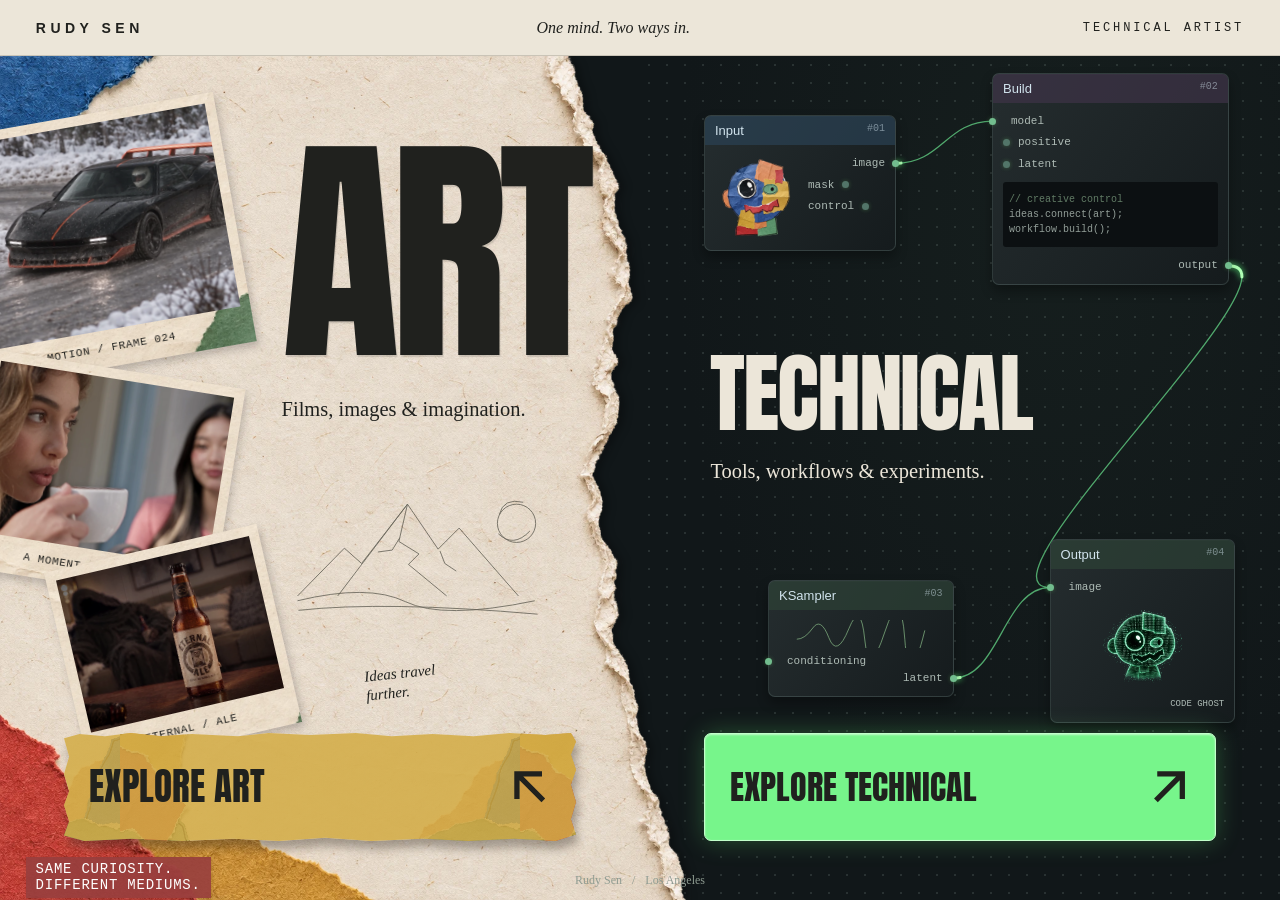
<file: views/entrance/index.html>
<!doctype html>
<html lang="en">
<head><meta charset="utf-8"><meta name="viewport" content="width=device-width,initial-scale=1"><meta name="robots" content="index,follow"><title>Rudy Sen — One mind. Two ways in.</title><link rel="preload" href="assets/Anton-Regular.ttf" as="font" type="font/ttf" crossorigin><link rel="stylesheet" href="style.css"><script src="app.js" defer></script><script src="../../bridge.js" defer></script></head>
<body>
<header class="masthead"><a href="../../#home" data-world-link="home" class="brand" aria-label="Rudy Sen entrance">RUDY SEN</a><p>One mind. Two ways in.</p><span>TECHNICAL ARTIST</span></header>
<main class="entrance" aria-label="Choose a portfolio">
<section class="world art" aria-labelledby="art-title">
<img class="paper-backdrop" src="assets/entrance-paper.webp" alt="" aria-hidden="true">
<div class="art-pieces" aria-hidden="true">
<figure class="print print-one"><img src="assets/car.webp" alt="" fetchpriority="high"><figcaption>MOTION / FRAME 024</figcaption></figure>
<figure class="print print-two"><img src="assets/coffee.webp" alt=""><figcaption>A MOMENT / A STORY</figcaption></figure>
<figure class="print print-three"><img src="assets/beer.webp" alt=""><figcaption>ETERNAL / ALE</figcaption></figure>
<span class="pencil-note">SAME CURIOSITY.<br>DIFFERENT MEDIUMS.</span>
</div>
<div class="art-heading"><h1 id="art-title">ART</h1><p>Films, images &amp; imagination.</p></div>
<svg class="ink-sketch" viewBox="0 0 280 150" aria-hidden="true"><path d="M9 115 58 65 76 81 124 19 156 66 178 44 240 115M51 115 124 19 115 58 136 71 125 82 165 115M93 69 108 67 116 54M158 68 163 81 175 89M9 120Q83 102 122 121T257 120M10 130Q100 120 260 134"/><circle cx="238" cy="39" r="20"/><path d="M220 30Q224 12 245 17M219 50Q235 65 252 47"/></svg>
<p class="art-caption">Ideas travel<br>further.</p>
<button class="explore art-button" data-choice="art"><span>EXPLORE ART</span><svg viewBox="0 0 32 32" aria-hidden="true"><path d="M6 26 26 6M7 6h19v19"/></svg></button>
</section>
<section class="world technical" aria-labelledby="tech-title">
<svg class="connections" aria-hidden="true"></svg>
<div class="node input-node" aria-hidden="true"><div class="node-title">Input <span>#01</span></div><div class="node-content"><img src="assets/character-original.webp" alt="Original collage character"><div class="ports"><span class="port out" data-port="input">image <i></i></span><span>mask <i></i></span><span>control <i></i></span></div></div></div>
<div class="node build-node" aria-hidden="true"><div class="node-title">Build <span>#02</span></div><div class="node-content"><div class="ports"><span class="port in" data-port="build-in"><i></i>model</span><span><i></i>positive</span><span><i></i>latent</span></div><pre><span>// creative control</span>
ideas.connect(art);
workflow.build();</pre><span class="port out" data-port="build-out">output <i></i></span></div></div>
<div class="tech-heading"><h2 id="tech-title">TECHNICAL</h2><p>Tools, workflows &amp; experiments.</p></div>
<div class="node sampler-node" aria-hidden="true"><div class="node-title">KSampler <span>#03</span></div><div class="node-content"><svg viewBox="0 0 160 35"><path d="M0 24Q10 24 20 10T40 22T65 11T85 25T110 15T135 24T160 13"/></svg><div class="port in" data-port="sampler-in"><i></i>conditioning</div><div class="port out" data-port="sampler-out">latent <i></i></div></div></div>
<div class="node output-node" aria-hidden="true"><div class="node-title">Output <span>#04</span></div><div class="node-content"><span class="port in" data-port="output"><i></i>image</span><img src="assets/character-ghost.webp" alt="Code Ghost character"><span class="node-meta">CODE GHOST</span></div></div>
<button class="explore tech-button" data-choice="technical"><span>EXPLORE TECHNICAL</span><svg viewBox="0 0 32 32" aria-hidden="true"><path d="M6 26 26 6M7 6h19v19"/></svg></button>
</section>
</main>
<footer>Rudy Sen <span>/</span> Los Angeles</footer>
<dialog class="transition-preview" aria-labelledby="preview-title"><div class="preview-inner"><span class="preview-label">ENTRANCE PREVIEW</span><h2 id="preview-title"></h2><p>This is where your <span id="choice-name"></span> portfolio will open.</p><button class="return-button">← Back to the entrance</button></div></dialog>
</body></html>
</file>
<file: views/entrance/style.css>
@font-face{font-family:Display;src:url('assets/Anton-Regular.ttf') format('truetype');font-display:swap}
:root{--paper:#ece6d9;--ink:#20211e;--gold:#d2ab45;--green:#77f58b;--dark:#111719}
*{box-sizing:border-box}body{margin:0;background:var(--dark);color:var(--ink)}button,a{-webkit-tap-highlight-color:transparent}button{touch-action:manipulation}button:focus-visible,a:focus-visible{outline:3px solid currentColor;outline-offset:7px}button{cursor:pointer}button svg{pointer-events:none}
.masthead{height:56px;display:flex;align-items:center;justify-content:space-between;padding:0 2.8%;background:var(--paper);border-bottom:1px solid #37312830;position:relative;z-index:5;gap:16px}.brand{font:700 14px Arial,sans-serif;letter-spacing:.32em;color:inherit;text-decoration:none}.masthead p{font:italic 16px Georgia,serif;margin:0}.masthead>span{font:12px 'Courier New',monospace;letter-spacing:.24em}
.entrance{display:grid;grid-template-columns:1fr 1fr;min-height:620px;height:calc(100svh - 56px);position:relative;overflow:hidden}.world{position:relative;min-width:0}.art{z-index:2;isolation:isolate}.paper-backdrop{position:absolute;inset:0;width:108%;height:100%;object-fit:fill;pointer-events:none;z-index:-1;filter:drop-shadow(5px 1px 4px #0005)}
.art-pieces{position:absolute;inset:0;pointer-events:none}.print{position:absolute;margin:0;padding:10px 10px 0;background:var(--paper) url('assets/paper-texture.webp') center/600px;box-shadow:2px 5px 8px #201b203b;transform:translate3d(calc(var(--mx,0px)*var(--depth,1)),calc(var(--my,0px)*var(--depth,1)),0) rotate(var(--rotation));transition:transform .45s cubic-bezier(.2,.7,.2,1)}.print img{width:100%;height:calc(100% - 37px);object-fit:cover;display:block;filter:saturate(.85)}.print figcaption{font:11px/1.2 'Courier New',monospace;letter-spacing:.06em;text-align:center;padding:12px 0}.print-one{top:7%;left:-8%;width:49%;height:33%;--rotation:-10deg;--depth:.7}.print-two{top:37%;left:-8%;width:44%;height:28%;--rotation:9deg;--depth:1}.print-three{top:58%;left:9%;width:37%;height:26%;--rotation:-13deg;--depth:1.35}.pencil-note{position:absolute;bottom:5%;left:4%;font:12px/1.5 'Courier New',monospace;transform:rotate(-12deg);letter-spacing:.09em}
.art-heading{position:absolute;top:8%;left:44%;right:6%}.art-heading h1{font:clamp(140px,19vw,310px)/1.06 Display,sans-serif;margin:0;letter-spacing:-.035em;text-shadow:1px 2px 1px #0002}.art-heading p{font:clamp(17px,1.6vw,27px)/1.25 Georgia,serif;margin:16px 0 0;max-width:280px}.ink-sketch{position:absolute;left:44%;top:53%;width:44%;height:20%;fill:none;stroke:#37372e;stroke-width:.9;opacity:.7}.art-caption{position:absolute;left:57%;top:69%;font:italic 15px/1.25 Georgia,serif;transform:rotate(-6deg);margin:0}
.explore{position:absolute;bottom:7%;left:10%;width:80%;height:clamp(78px,12vh,122px);z-index:4;display:flex;align-items:center;justify-content:space-between;gap:12px;padding:14px 25px;border:0;font:clamp(24px,2.9vw,49px)/1.05 Display,sans-serif;text-align:left;white-space:nowrap;transition:transform .25s,box-shadow .25s;background:none;color:var(--ink)}.explore svg{width:clamp(28px,3.3vw,50px);flex-shrink:0;fill:none;stroke:currentColor;stroke-width:4}.explore:hover{transform:translateY(-5px)}.art-button{filter:drop-shadow(3px 8px 5px #30282060)}.art-button::before{content:'';position:absolute;inset:0;z-index:-1;background:linear-gradient(#d2ab45dd,#d2ab45dd),url('assets/paper-texture.webp') center/400px;clip-path:polygon(0 5%,3% 1%,8% 3%,13% 0,19% 3%,25% 1%,34% 3%,40% 0,48% 2%,57% 0,64% 3%,72% 1%,80% 3%,87% 0,94% 2%,99% 0,100% 8%,99% 20%,100% 34%,99% 48%,100% 64%,99% 80%,100% 94%,96% 100%,88% 98%,79% 100%,70% 98%,60% 100%,51% 97%,42% 100%,33% 98%,23% 100%,13% 98%,4% 100%,0 95%,1% 82%,0 67%,1% 54%,0 38%,1% 22%)}
.technical{background-color:var(--dark);background-image:radial-gradient(#71827d44 .7px,transparent .8px),radial-gradient(ellipse at 65% 20%,#23342b40,transparent 65%);background-size:18px 18px,100% 100%;color:var(--paper)}.tech-heading{position:absolute;left:11%;right:7%;top:37%;z-index:2}.tech-heading h2{font:clamp(60px,6.85vw,125px)/1.15 Display,sans-serif;letter-spacing:-.025em;margin:0}.tech-heading p{font:clamp(17px,1.6vw,27px)/1.3 Georgia,serif;margin:14px 0 0}.tech-button{background:var(--green);border:1px solid #c2ffca;border-radius:7px;box-shadow:0 0 24px #6cff8040,inset 0 1px 2px #fff8;font-size:clamp(22px,2.65vw,44px)}.tech-button:hover{box-shadow:0 0 38px #6cff8070,inset 0 1px 2px #fff8}
.node{position:absolute;z-index:1;background:linear-gradient(125deg,#252d2f,#151b1d);border:1px solid #62757455;border-radius:7px;box-shadow:0 6px 12px #0005,inset 0 1px #ffffff0a;font:11px/1.5 'Courier New',monospace;color:#aebbb5;transition:border-color .3s}.technical:hover .node{border-color:#73958188}.node-title{background:#2a4356aa;color:#d1e3ed;padding:7px 10px;border-radius:6px 6px 0 0;font:13px Arial,sans-serif;display:flex;justify-content:space-between}.node-title>span{font:10px 'Courier New',monospace;opacity:.5}.node-content{padding:10px}.node img{object-fit:cover;border-radius:2px}.input-node{left:10%;top:7%;width:30%}.input-node .node-content{display:flex;gap:8px}.input-node img{width:50%;aspect-ratio:1;object-fit:cover}.ports{display:flex;flex-direction:column;gap:5px;flex:1}.port,.ports>span{display:flex;align-items:center;gap:8px;position:relative;min-height:15px}.port.out{justify-content:flex-end}.port i,.ports i{width:7px;height:7px;flex:0 0 7px;background:#72bd8e;border-radius:50%;box-shadow:0 0 4px #8fff8840}.port.out i{position:absolute;right:-14px}.port.in i{position:absolute;left:-14px}.port.in{padding-left:8px}.ports>span:not(.port) i{background:#527568}.build-node{right:8%;top:4%;width:37%}.build-node .node-title{background:#403449aa}.build-node pre{font:10px/1.5 'Courier New',monospace;padding:10px 6px;margin:10px 0;background:#0c1012;border-radius:3px;white-space:pre-wrap;color:#929e98}.build-node pre span{color:#617b65}.sampler-node{left:20%;bottom:24%;width:29%}.sampler-node .node-title{background:#2d4337aa}.sampler-node svg{width:100%;height:28px;fill:none;stroke:#7ba97b;stroke-width:1}.output-node{right:7%;bottom:23%;width:29%}.output-node .node-title{background:#2d4337aa}.output-node img{width:100%;height:58px;margin-top:7px}.node-meta{display:block;text-align:right;font-size:9px;margin-top:5px}.connections{position:absolute;inset:0;width:100%;height:100%;overflow:visible;pointer-events:none;z-index:0}.wire{fill:none;stroke:#66d889;stroke-width:1.3;opacity:.75}.pulse{fill:none;stroke:#afffb5;stroke-width:3;stroke-dasharray:5 95;stroke-linecap:round;filter:drop-shadow(0 0 3px #5eff82);animation:flow 5s linear infinite}.technical:hover .pulse{animation-duration:2.5s}@keyframes flow{to{stroke-dashoffset:-100}}
footer{position:absolute;bottom:12px;left:0;width:100%;pointer-events:none;text-align:center;z-index:5;font:12px Georgia,serif;color:#8e9b91}footer span{margin:0 7px}.world{animation:arrive .85s both}.technical{animation-delay:.1s}@keyframes arrive{from{opacity:0;transform:translateY(10px)}to{opacity:1;transform:none}}
.transition-preview{position:fixed;inset:0;width:100%;height:100%;max-width:none;max-height:none;margin:0;border:0;padding:30px;background:var(--paper) url('assets/paper-texture.webp') center/850px;color:var(--ink)}.transition-preview::backdrop{background:#101619}.transition-preview[open]{display:grid;place-items:center;animation:reveal .55s cubic-bezier(.2,.8,.2,1)}.transition-preview[data-world=technical]{background:radial-gradient(#71827d44 1px,transparent 1px) 0 0/18px 18px,var(--dark);color:var(--green)}.preview-inner{text-align:center}.preview-label{font:12px 'Courier New',monospace;letter-spacing:.15em}.preview-inner h2{font:clamp(60px,12vw,180px)/1.2 Display;margin:24px 0}.preview-inner p{font:18px/1.5 Georgia;margin:0 0 35px}.return-button{min-height:48px;padding:12px 22px;background:none;color:inherit;border:1px solid currentColor;font:14px 'Courier New',monospace}@keyframes reveal{from{clip-path:circle(0 at var(--origin-x,50%) var(--origin-y,50%))}to{clip-path:circle(150% at var(--origin-x,50%) var(--origin-y,50%))}}
@media(min-width:1800px){.node{font-size:14px}.node-title{font-size:17px}.node-content{padding:15px}.build-node pre{font-size:13px}.output-node img{height:90px}}
@media(max-width:1000px) and (min-width:701px){.art-heading{left:43%}.art-heading h1{font-size:19vw}.art-heading p,.tech-heading p{font-size:17px}.node-title{font-size:11px}.node{font-size:9px}.build-node pre{font-size:8px}.explore{padding-inline:18px;font-size:3vw}.tech-button{font-size:2.6vw}.pencil-note{font-size:9px}.art-caption{font-size:12px}}
@media(max-width:700px){.masthead{height:64px;padding:12px 20px;flex-wrap:wrap;gap:5px}.brand{font-size:12px}.masthead>span{font-size:9px;letter-spacing:.1em}.masthead p{order:3;width:100%;text-align:center;font-size:13px}.entrance{display:block;height:auto;min-height:0}.world{height:560px}.art{overflow:hidden;background:var(--paper)}.paper-backdrop{width:110%;height:110%}.art-heading{left:46%;top:7%;right:4%}.art-heading h1{font-size:clamp(135px,33vw,220px)}.art-heading p{font-size:20px}.print-one{top:7%;width:49%;height:31%}.print-two{top:34%;height:26%}.print-three{top:54%;height:24%}.print figcaption{font-size:8px;padding:11px 0}.pencil-note{display:none}.ink-sketch{top:49%;left:45%;width:48%}.art-caption{top:65%;font-size:14px}.explore{bottom:6%;height:76px;left:8%;width:84%;font-size:30px;padding:15px 23px}.explore svg{width:32px}.technical{height:590px;border-top:6px solid #d2ab45}.tech-heading{top:38%;left:9%;right:8%}.tech-heading h2{font-size:clamp(49px,12vw,82px)}.tech-heading p{font-size:19px}.input-node{top:6%;left:7%;width:32%}.build-node{width:41%;right:7%;top:4%}.sampler-node{left:10%;bottom:24%;width:33%}.output-node{bottom:24%;width:31%}.tech-button{font-size:clamp(23px,6.5vw,34px)}footer{position:relative;background:var(--dark);padding:15px;bottom:auto}.node{font-size:9px}.node-title{font-size:11px}.build-node pre{font-size:8px}}
@media(prefers-reduced-motion:reduce){*,*::before,*::after{animation:none!important;transition:none!important}.print{transform:rotate(var(--rotation))!important}}
.backgrounded .pulse{animation-play-state:paused}

.build-node pre{overflow-wrap:anywhere}


@media(max-width:700px){.tech-heading{top:34%}.tech-heading p{font-size:17px;margin-top:10px}.output-node{bottom:22%}.sampler-node{bottom:22%}}
/* Approved entrance refinements. */
.ink-sketch{top:51%;height:17%}.art-caption{top:72%}
.pencil-note{bottom:1.1%;left:4%;font:14px/1.2 'Courier New',monospace;color:#fff;transform:none;letter-spacing:.055em;background:#983f3ee8;padding:5px 10px;box-shadow:1px 2px 4px #0002;z-index:3}
.tech-scene{position:absolute;inset:0;transform:translate3d(var(--tx,0px),var(--ty,0px),0);transition:transform .45s cubic-bezier(.2,.7,.2,1)}
.tech-heading{top:32%}.output-node img{height:85px;object-fit:contain}.input-node img{object-fit:contain}
@media(max-width:700px){.art-caption{top:69%}.ink-sketch{top:49%;height:17%}.pencil-note{display:block;bottom:3px;left:8%;font-size:11px;padding:3px 8px}.tech-heading{top:32%}}
@media(prefers-reduced-motion:reduce){.tech-scene{transform:none!important;transition:none!important}}
.tech-heading{top:34%}.build-node{top:2%}.output-node{bottom:21%}@media(max-width:700px){.tech-heading{top:32%}.output-node{bottom:20%}}
.pencil-note{bottom:2px;line-height:1.1}@media(max-width:700px){.pencil-note{bottom:3px}}

.art-button svg{transform:scaleX(-1)}
.print-one{width:45%;height:30%}.print-two{width:40%;height:26%;left:-4%}.print-three{width:34%;height:24%;left:10%}
</file>
